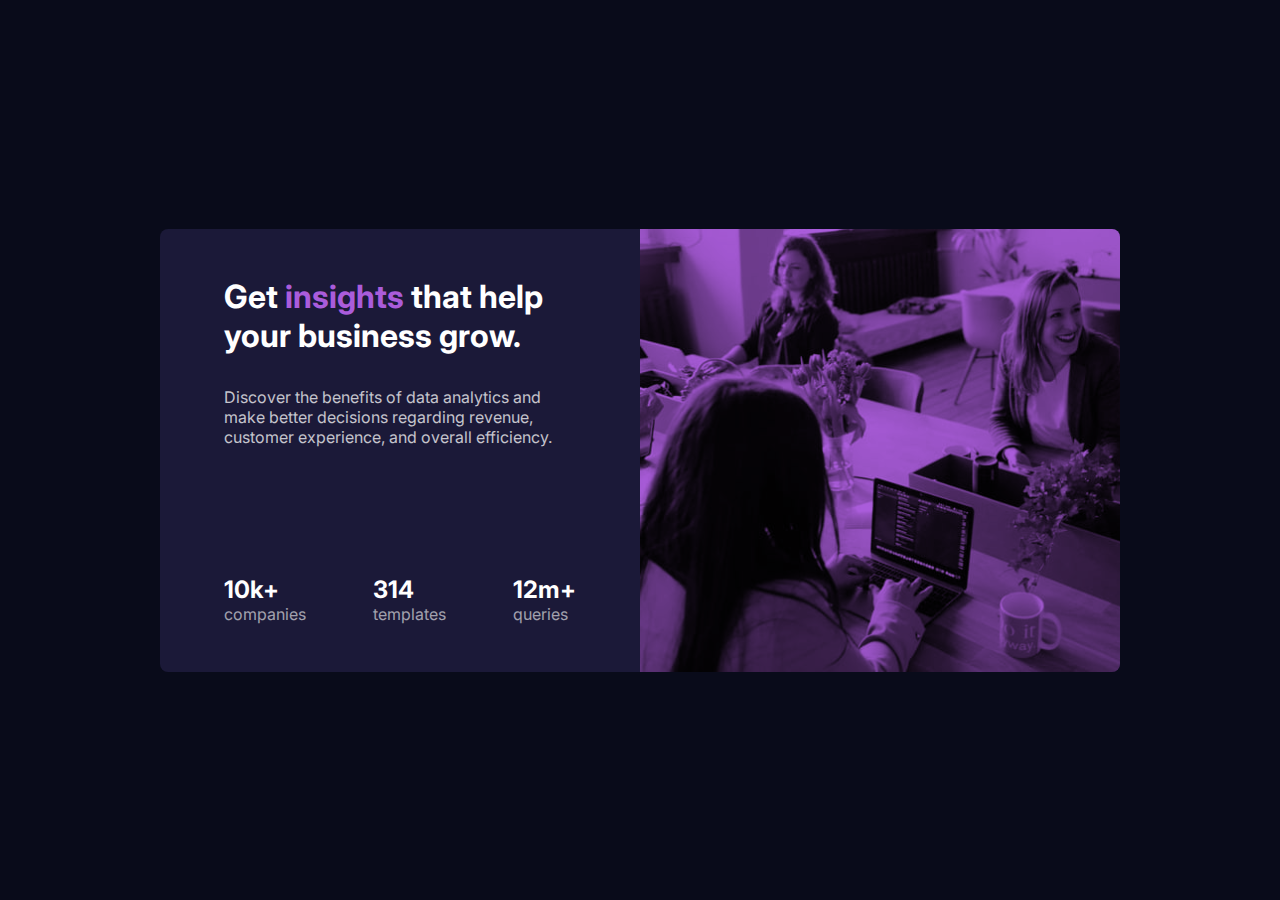
<file: index.html>
<!DOCTYPE html>
<html lang="en">

<head>
  <meta charset="UTF-8">
  <meta name="viewport" content="width=device-width, initial-scale=1.0">
  <link rel="icon" type="image/png" sizes="32x32" href="./images/favicon-32x32.png">
  <link rel="stylesheet" href="css/style.css">

  <title>Frontend Mentor | Stats preview card component</title>
</head>

<body>

  <div class="container">
    <div class="card">
      <div class="card__body">
        <div class="card__text">
          <h1 class="card__text--title">Get <span class="color-accent">insights</span> that help your business grow.
          </h1>

          <p class="card__text--description">
            Discover the benefits of data analytics and make better decisions regarding revenue, customer experience,
            and
            overall efficiency.
          </p>


          <div class="card__stats">
            <div>
              <h2 class="card__stats--title">10k+</h2>
              <p class="card__stats--description">companies</p>
            </div>
            <div>
              <h2 class="card__stats--title">314</h2>
              <p class="card__stats--description">templates</p>
            </div>
            <div>
              <h2 class="card__stats--title">12m+</h2>
              <p class="card__stats--description">queries</p>
            </div>
          </div>
        </div>
      </div>

      <div class="card__image"></div>
    </div>
  </div>
</body>

</html>
</file>
<file: css/style.css>
@import url("https://fonts.googleapis.com/css2?family=Inter:wght@400;700&display=swap");
@import url("https://fonts.googleapis.com/css2?family=Lexend+Deca&display=swap");

:root {
  --color-main-background: hsl(233, 47%, 7%);
  --color-card-background: hsl(244, 38%, 16%);
  --color-accent: hsl(277, 64%, 61%);
  --color-white-opaque: hsl(0, 0%, 100%);
  --color-white-transparent75: hsla(0, 0%, 100%, 0.75);
  --color-white-transparent60: hsla(0, 0%, 100%, 0.6);
}

*,
*::before,
*::after {
  margin: 0;
  padding: 0;
  box-sizing: inherit;
}

/* html {
  font-size: 62.5%;
} */

body {
  font-family: "Inter", sans-serif;
  box-sizing: border-box;
  background-color: var(--color-main-background);
}

.container {
  height: 100vh;
  margin-left: auto;
  margin-right: auto;
  max-width: 60rem;
  display: flex;
  align-items: center;
}

.card {
  background-color: var(--color-card-background);
  border-radius: 0.5rem;
  overflow: hidden;
  display: flex;
  flex-wrap: wrap;
}

.card > * {
  flex-basis: 50%;
  flex-grow: 1;
  flex-shrink: 1;
}

.card_body {
}

.card__image {
  min-height: 400px;
  background-image: url(../images/image-header-desktop.jpg);
  background-size: cover;
  background-blend-mode: multiply;
  background-color: var(--color-accent);
}

.card__text {
  padding: 3rem 4rem;
}
@media screen and (max-width: 700px) {
  .card__body {
    order: 2;
    text-align: center;
  }

  .card__image {
    order: 1;
  }
}

.card__text--title {
  color: var(--color-white-opaque);
  padding-bottom: 1em;
}

.card__text--description {
  color: var(--color-white-transparent75);
  margin-bottom: 8em;
}

.card__stats {
  display: flex;
  justify-content: space-between;
}

.card__stats--title {
  color: var(--color-white-opaque);
}

.card__stats--description {
  color: var(--color-white-transparent60);
}

.attribution {
  text-align: center;
}

.color-accent {
  color: var(--color-accent) !important;
}

/* .card {
  width: 95%;
  background-color: var(--color-card-background);
  border-radius: 0.5rem;
  overflow: hidden;
  display: flex;
  flex-wrap: wrap;
}

.card > * {
  flex-basis: 50%;
  flex-grow: 1;
  flex-shrink: 1;
}

.card__image {
  background-color: greenyellow;
  min-width: 300px;
}

.card__body {
  background-color: green;
} */
</file>
